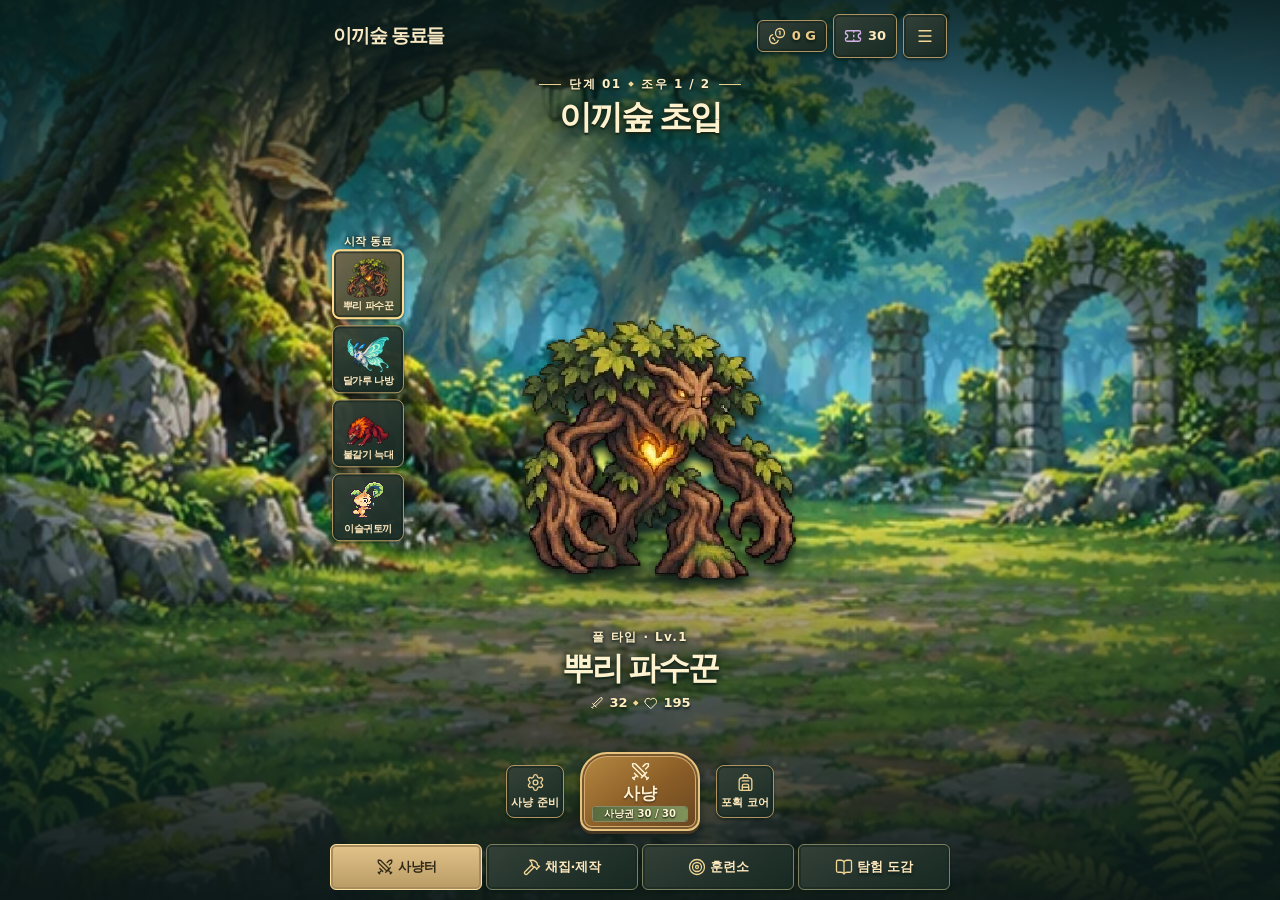
<file: index.html>
<!doctype html>
<html lang="ko">
<head>
  <meta charset="utf-8">
  <meta name="viewport" content="width=device-width,initial-scale=1,viewport-fit=cover">
  <meta name="theme-color" content="#182c24">
  <link rel="icon" href="assets/hunt/tree.webp">
  <title>이끼숲 동료들</title>
  <link rel="stylesheet" href="shell.css">
  <link rel="stylesheet" href="combat.css">
  <link rel="stylesheet" href="hunt-watch.css">
  <link rel="stylesheet" href="field-art.css">
  <link rel="stylesheet" href="training.css">
  <link rel="stylesheet" href="capture-effects.css">
</head>
<body class="ui-game" data-place="forest">
  <header class="resource-bar">
    <h1 class="sr-only">이끼숲 동료들</h1>
    <span class="currency" aria-label="보유 골드"><i data-icon="coins"></i><b id="gold"></b></span>
    <button class="wallet" data-open="huntWallet" aria-label="보유 사냥권과 충전"><i data-icon="ticket"></i><b id="ticketCount"></b></button>
    <button class="menu" data-open="settings" aria-label="사냥권·설정"><i data-icon="menu"></i></button>
  </header>
  <nav id="pageNav" aria-label="활동">
    <button data-go="forest"><i data-icon="swords"></i>사냥터</button>
    <button data-go="forest/gather"><i data-icon="hammer"></i>채집·제작</button>
    <button data-go="forest/training"><i data-icon="target"></i>훈련소</button>
    <a href="moss.html"><i data-icon="book-open"></i>탐험 도감</a>
  </nav>
  <main id="screen"></main>
  <p id="notice" role="status"></p>
  <section id="saveError" hidden role="alert">진행을 저장할 수 없습니다. <button id="reload">다시 불러오기</button><button id="recover" hidden>이전 기록 복구</button></section>
  <dialog id="scenePanel" aria-labelledby="panelTitle">
    <div class="panel-head"><h2 id="panelTitle"></h2><button id="closePanel" aria-label="닫기"><i data-icon="x"></i></button></div>
    <div id="panelContent"></div><p id="panelNotice" role="status"></p>
  </dialog>
  <script src="icons.js"></script><script src="dice-combat.js"></script><script src="hunt-trail.js"></script><script src="fieldcraft.js"></script>
  <script src="game.js"></script><script src="save-store.js"></script><script src="music.js"></script><script src="sound.js"></script>
  <script src="assets/hunt/dew-timing.js"></script><script src="helpers.js"></script><script src="combat-hud.js"></script><script src="fieldcraft-view.js"></script>
  <script src="capture-effects.js"></script><script src="hunt-effects.js"></script><script src="hunt-watch.js"></script><script src="training-view.js"></script><script src="ui.js"></script>
</body></html>
</file>
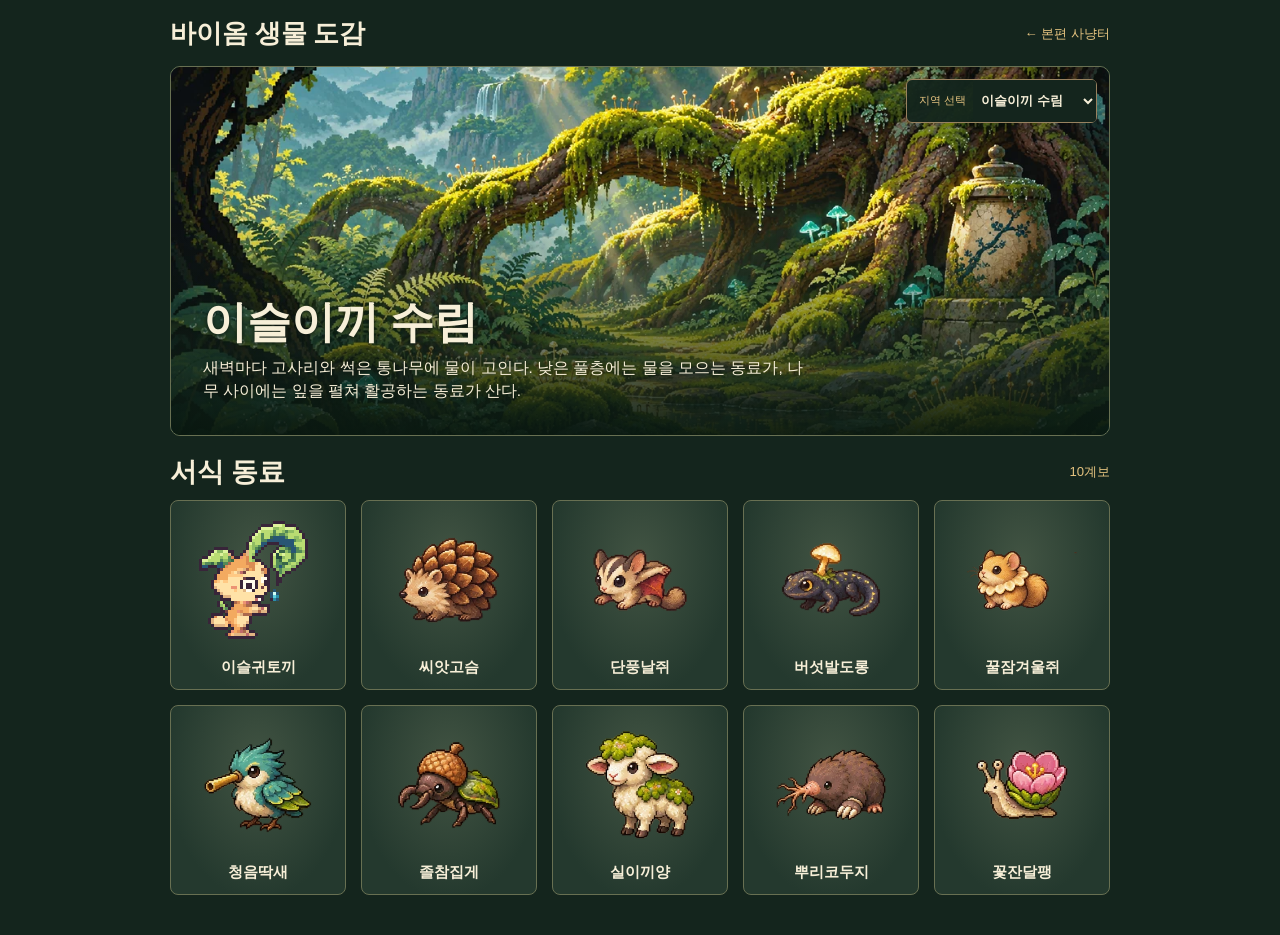
<file: biomes.html>
<!doctype html>
<html lang="ko">
<head>
  <meta charset="utf-8">
  <meta name="viewport" content="width=device-width, initial-scale=1, viewport-fit=cover">
  <meta name="theme-color" content="#15281f">
  <title>바이옴 생물 도감 · 이끼숲 동료들</title>
  <link rel="icon" href="assets/hunt/moth.webp">
  <link rel="stylesheet" href="biomes.css">
  <script defer src="biome-catalog.js"></script>
  <script defer src="biomes-view.js"></script>
</head>
<body>
  <header class="masthead">
    <h1>바이옴 생물 도감</h1>
    <a href="index.html#forest">← 본편 사냥터</a>
  </header>
  <main>
    <section class="landscape" aria-labelledby="region-name">
      <img id="region-image" alt="">
      <div class="region-nav">
        <label for="region-picker">지역 선택</label>
        <select id="region-picker"></select>
      </div>
      <div class="landscape-copy">
        <h2 id="region-name"></h2>
        <p id="region-description"></p>
      </div>
    </section>
    <section class="entries" aria-labelledby="list-title">
      <header class="section-head"><h2 id="list-title">서식 동료</h2><span id="family-count"></span></header>
      <div id="family-list"></div>
    </section>
  </main>
  <dialog id="family-detail" aria-labelledby="detail-name">
    <div class="detail-inner">
      <header class="section-head">
        <div><p id="detail-region"></p><h2 id="detail-name"></h2></div>
        <form method="dialog"><button class="close" aria-label="상세 닫기" autofocus>닫기</button></form>
      </header>
      <p id="habitat"></p><p id="trait"></p>
      <div id="evolution" role="group" aria-label="진화 단계 선택"></div>
      <section id="behavior" aria-label="행동 미리보기" hidden>
        <div class="behavior-scene">
          <div class="pose-window" id="pose-window" role="img"></div>
          <span id="move-name" hidden></span>
        </div>
        <div id="actions" role="group" aria-label="동작 선택"></div>
        <p id="form-story"></p>
      </section>
      <section class="skill-panel" aria-live="polite" aria-labelledby="skill-heading">
        <h3 id="skill-heading"></h3>
        <dl id="skills"></dl>
      </section>
    </div>
  </dialog>
</body>
</html>
</file>
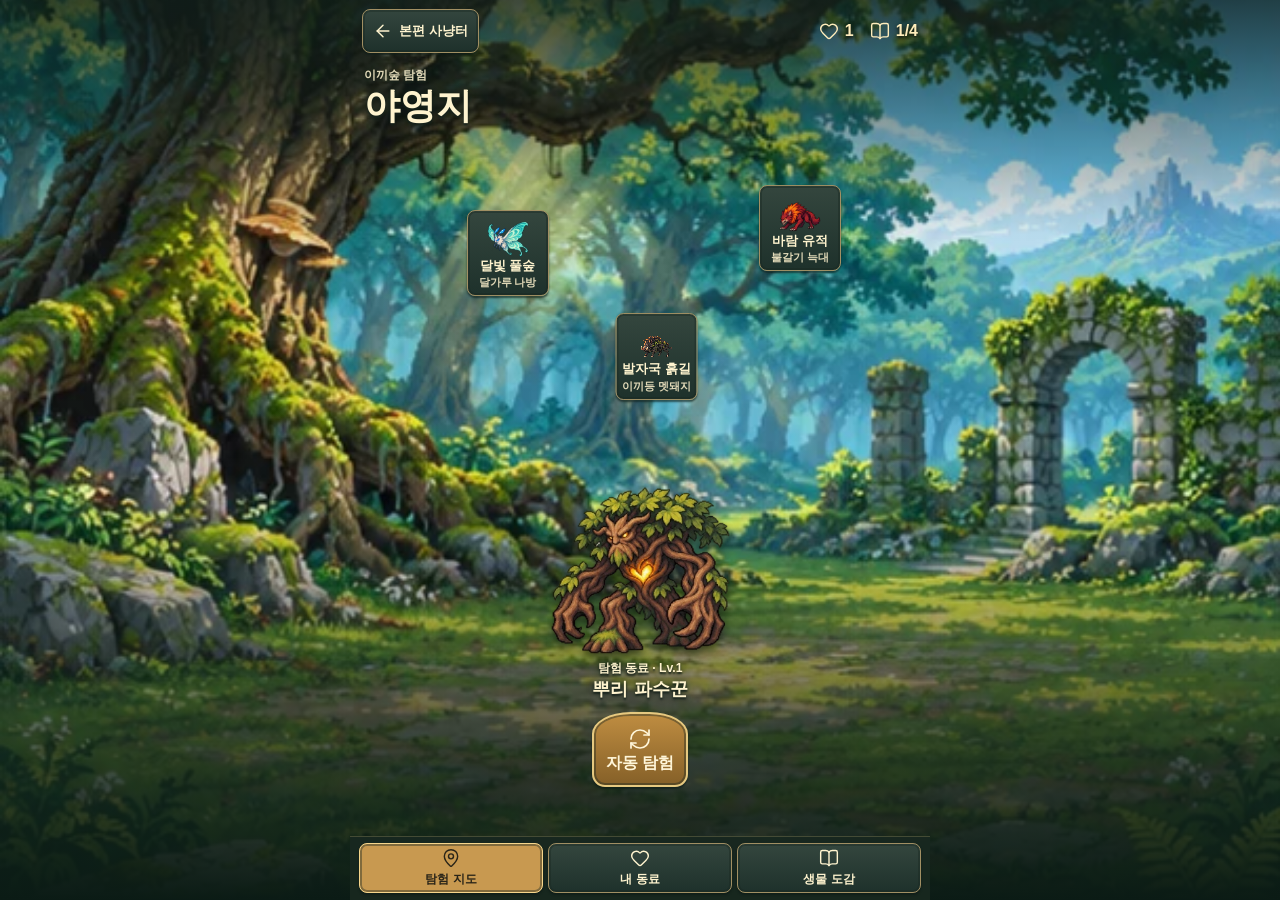
<file: moss.html>
<!doctype html>
<html lang="ko">
<head>
  <meta charset="utf-8">
  <meta name="viewport" content="width=device-width, initial-scale=1, viewport-fit=cover">
  <meta name="theme-color" content="#14231c">
  <title>이끼숲 탐험 · 동료 도감</title>
  <link rel="icon" href="assets/hunt/moth.webp">
  <link rel="stylesheet" href="capture-effects.css">
  <link rel="stylesheet" href="moss.css">
  <script defer src="icons.js"></script>
  <script defer src="helpers.js"></script>
  <script defer src="hunt-trail.js"></script>
  <script defer src="moss-game.js"></script>
  <script defer src="capture-effects.js"></script>
  <script defer src="moss-view.js"></script>
</head>
<body>
  <header class="bar">
    <a href="index.html#forest" class="return-link"><span data-icon="arrow-left"></span>본편 사냥터</a>
    <span id="collection" aria-label="탐험 기록"></span>
  </header>
  <main>
    <section id="panel" aria-label="이끼숲 탐험"></section>
    <p id="notice" role="status">탐험 기록을 불러오는 중…</p>
    <button id="retry" hidden>탐험 기록 다시 열기</button>
  </main>
  <nav aria-label="탐험 메뉴">
    <button data-tab="field" aria-pressed="true"><span data-icon="map-pin"></span>탐험 지도</button>
    <button data-tab="team" aria-pressed="false"><span data-icon="heart"></span>내 동료</button>
    <button data-tab="dex" aria-pressed="false"><span data-icon="book-open"></span>생물 도감</button>
  </nav>
  <dialog id="detail" aria-labelledby="detail-name">
    <form method="dialog"><button aria-label="상세 닫기" autofocus>닫기</button></form>
    <div id="entry"></div>
  </dialog>
</body>
</html>
</file>
<file: shell.css>
* {box-sizing:border-box}
:root {color-scheme:dark;font-family:system-ui,"Malgun Gothic",sans-serif;color:#f3edd9;background:#17291f}
body {margin:0 auto;max-width:680px;min-height:100dvh;padding:10px clamp(10px,3vw,24px) 20px;background:linear-gradient(#22392e,#172920);line-height:1.4}
header,nav {display:flex;align-items:center;gap:8px}
header {justify-content:space-between;margin-bottom:8px}
h1 {font-family:Georgia,"Malgun Gothic",serif;font-size:clamp(21px,4vw,28px);margin:0}
#gold {font-variant-numeric:tabular-nums;color:#eccb86}
nav button {flex:1}
button,select {font:inherit;color:inherit;border:1px solid #66745e;border-radius:7px;padding:7px 12px;background:#293e31;cursor:pointer}
button:hover,button:focus-visible,select:focus-visible {border-color:#e7ce86}
button:disabled {opacity:.55;cursor:default}
nav [aria-current="page"],button.primary {background:#c7b879;color:#19291e;font-weight:700}
svg {width:1.1em;height:1.1em;vertical-align:middle}
main {display:flex;flex-direction:column;margin-top:10px}
main.hunt {min-height:440px;height:clamp(440px,calc(100dvh - 174px),720px)}
.card,details {border:1px solid #52634e;border-radius:9px;background:#25392e}
h3 {margin:0;color:#efddb5;font-size:17px}
.desc,small {color:#d0d5c6}
p {margin:4px 0}
#notice {font-size:14px;color:#f3d794}
#notice:not(:empty) {margin-block:6px}
details {margin-top:10px;padding:8px 12px}
summary {cursor:pointer}
details label {display:inline-flex;align-items:center;gap:4px;padding:8px}
#saveError {color:#ffd3b6;padding:10px}
@media(max-height:570px){main.hunt{min-height:400px}}
</file>
<file: combat.css>
.combat-hud {
  display: grid; grid-template-columns: repeat(2,minmax(0,1fr)); gap: 6px;
}
.hp-meter {
  min-width: 0; padding: 5px 9px 4px; color: #fbefdb;
  background: linear-gradient(105deg,#111e24fa,#111b20e8);
  border: 1px solid #97805d; box-shadow: inset 0 0 0 2px #263137, 0 2px 3px #080b0db3;
  font: 700 13px/1.15 var(--sans); font-variant-numeric: tabular-nums;
}
.hp-name { display: flex; align-items: center; gap: 4px; min-height: 17px; }
.hp-name .item-art { width: 18px; height: 18px; }
.hp-count { text-align: right; font-size: 11px; color: #c4bbae; }
.hp-count strong { color: #fff3dc; font-size: 16px; }
.hp-count small { float: left; color: #d0c2ad; }
.hp-loss { margin-left: auto; color: #ffda91; font-size: 12px; }
.hp-track { position: relative; background: #240f14; overflow: hidden; margin: 3px 0; height: 10px; border: 1px solid #070d10; }
.hp-track i { position: absolute; inset: 0; transform-origin: left center; }
.hp-trail { background: #ffcf74; }
.hp-fill { background: linear-gradient(#ace4e0 0 20%,#55b5b4 20% 65%,#267778 65%); }
.hp-meter[data-side="enemy"] .hp-fill { background: linear-gradient(#ffac91 0 20%,#db725f 20% 65%,#a03d38 65%); }
.hp-track::after { content: ""; position: absolute; inset: 0; background: repeating-linear-gradient(90deg,transparent 0 calc(25% - 1px),#17110d6b calc(25% - 1px) 25%); }
</file>
<file: hunt-watch.css>
/* main reserves the lesson/navigation rows; this grid gives only the remaining
   height to the scene, after measuring controls, skills and reward content. */
.watch-view { display:grid;grid-template-rows:auto minmax(150px,1fr);grid-auto-rows:max-content;flex:1!important;gap:6px;min-height:0;max-height:740px;margin-block:auto; }
.watch-stage { text-align:center;color:#e7d4a5;letter-spacing:3px;padding:2px 3px;line-height:1.3;font-size:13px; }
.watch-stage b { font-size:24px; }
.trail-region,.trail-wave { display:inline-block;margin-left:8px;letter-spacing:0;vertical-align:middle; }
.trail-region { font-weight:700;color:#f5e7c5; }
.trail-wave { font-size:12px;color:#dfcfaa; }
.ui-game .watch-arena[data-region] {
  /* Matching background-position and foot coordinates keeps this spot in the
     artwork under the enemy even when cover crops the scene. */
  --ground-x:77%;
  --ground-y:67%;
  background:linear-gradient(0deg,#08171155,transparent 35%),var(--habitat) var(--ground-x) var(--ground-y) / cover no-repeat!important;
  border:1px solid #857750;border-radius:12px;
}
.watch-arena[data-region="moss"] { --habitat:url('assets/hunt/moss.webp'); }
.watch-arena[data-region="maple"] { --habitat:url('assets/hunt/maple.webp'); }
.watch-arena[data-region="gorge"] { --habitat:url('assets/hunt/gorge.webp'); }
.watch-arena[data-region="heart"] { --habitat:url('assets/hunt/heart.webp'); }
.trail-creature { display:block;width:100%;height:auto;filter:drop-shadow(0 4px 3px #102017); }
.trail-detail { color:#ffedc7;font-size:13px;line-height:1.4;text-wrap:balance; }
.trail-replay { align-self:center;max-width:100%;padding:6px 10px;border-radius:6px;background:#26372f;color:#f2dfbb; }
.watch-view:has([data-region]) { gap:6px; }
.watch-view:has([data-region]) .watch-stage { padding:2px 3px;line-height:1.3; }
.watch-view:has([data-region]) .watch-reward { flex:none;min-height:32px;gap:4px; }
.watch-arena[data-region] .watch-enemy-skill { width:48%;max-width:48%; }
.watch-arena[data-region] .watch-enemy-skill b { white-space:nowrap; }
.watch-arena[data-region] .watch-enemy-skill em { font-size:11px; }
.watch-arena[data-region] .watch-roll>span { padding:1px 5px;border-radius:4px;background:#172721dc; }
.watch-arena[data-region] .player .watch-roll { left:clamp(2px,calc(50% - 134px),12%); bottom:1%; }
.watch-arena[data-region] .enemy .watch-roll { top:auto;bottom:1%;right:50%; }
.watch-arena[data-region] .enemy .hp-meter { bottom:1%; }
.watch-arena[data-region] [data-elite] .watch-actor { filter:drop-shadow(0 0 5px #ffb84a); }
.watch-arena[data-region] [data-elite] .hp-meter { border-color:#e0b563; }
.watch-counter-status { display:inline-block;margin-left:10px;padding:3px 6px;border:1px solid #d8bc74;border-radius:5px;background:#343321ed;color:#ffe4a0;font-size:11px;letter-spacing:0;vertical-align:middle; }
.watch-counter-award { position:absolute;left:50%;top:58%;z-index:12;transform:translate(-50%,-50%);display:grid;grid-template-columns:24px auto;column-gap:7px;row-gap:3px;align-items:center;width:max-content;max-width:95%;padding:9px 13px;border:2px solid #edcc7b;border-radius:9px;background:#36321bf5;color:#ffe6a1;box-shadow:0 0 20px #e6c66b77;pointer-events:none; }
.watch-counter-award>svg { width:24px;height:24px;grid-row:span 2; }.watch-counter-award b { font-size:17px;white-space:nowrap; }.watch-counter-award small { font-size:12px;text-align:center;color:#eee2bc; }
body[data-motion="on"] .watch-counter-award { animation:watch-counter-award 1.1s ease-out both; }
@keyframes watch-counter-award { 0%{opacity:0;transform:translate(-50%,-30%) scale(.75)}18%{opacity:1;transform:translate(-50%,-50%) scale(1.08)}35%,80%{opacity:1;transform:translate(-50%,-50%) scale(1)}100%{opacity:0;transform:translate(-50%,-70%) scale(.98)} }
.ui-game .watch-arena { position:relative;display:block;height:auto;min-height:0;padding:0;isolation:isolate;container-type:size; }
.watch-fighter { display:contents; }
.ui-game .watch-fighter .hp-meter { width:100%;padding:6px;background:#1e332be8;border:1px solid #8d815a;color:#eee0bf; }
.watch-fighter .hp-name { overflow:hidden;white-space:nowrap;text-overflow:ellipsis;font-size:11px; }
.watch-fighter .hp-count { font-size:11px; }.watch-fighter .hp-count small { display:none; }
.ui-game[data-place="forest"] .watch-arena canvas { position:static;width:100%;height:auto;max-height:240px;max-width:205px;transform:none;filter:drop-shadow(0 8px 5px #15251b);image-rendering:pixelated; }
.watch-die { width:64px;height:64px;display:grid;place-items:center;padding:10px;border:2px solid #f7dfad;border-radius:12px;background:#e7d9b8;color:#244638;box-shadow:0 5px #827354,0 10px 12px #0006; }
.enemy .watch-die { background:#c8aaa0;border-color:#e9c5b0;color:#652f2b; }
.watch-roll .watch-die svg { width:40px;height:40px;stroke-width:2.6; }
.watch-die[data-action="block"] { background:#bedbd1;color:#174f51; }
.watch-die[data-action="heavyStrike"] { background:#f1c16b;color:#6c3518; }
.watch-roll { display:grid;justify-items:center;gap:13px; }
.watch-roll>span { display:flex;align-items:center;gap:5px;color:#eee0c1;font-size:13px; }.watch-roll svg { width:18px;height:18px; }
body[data-motion="on"] .watch-roll.rolling .watch-die { animation:watch-roll .3s linear infinite; }
@keyframes watch-roll { 0%{transform:perspective(300px) translateY(0) rotate(-30deg) rotateY(0)}50%{transform:perspective(300px) translateY(-26px) rotate(140deg) rotateY(55deg)}100%{transform:perspective(300px) translateY(0) rotate(330deg) rotateY(0)} }
.watch-reward { min-height:32px;display:grid;align-content:center;justify-items:center;gap:4px;color:#eaddb6;text-align:center; }
.watch-reward strong { display:flex;align-items:center;gap:8px;font-size:25px;color:#f8d58b; }.watch-reward svg { width:26px;height:26px; }
.ui-game .watch-start { margin-bottom:8px;display:flex;flex-direction:column;justify-content:center;gap:6px;padding:8px 12px;min-height:76px!important; }
.watch-start-label { display:flex;align-items:center;justify-content:center;gap:8px; }
.watch-ticket-bar { display:block;position:relative;width:100%;max-width:290px;min-height:19px;border:1px solid #e8d7a188;border-radius:5px;overflow:hidden;background:#152e25;color:#fff6d4;font-size:11px;line-height:17px;font-weight:700;text-shadow:0 1px 2px #000; }
.watch-ticket-fill { position:absolute;inset:0 auto 0 0;background:linear-gradient(90deg,#8c7336,#b89950);pointer-events:none; }
.watch-ticket-text { position:relative;display:block;padding:0 5px;white-space:nowrap; }
.watch-ticket-bar[data-empty="true"] { border-color:#e6bd80;color:#ffe1af; }
.watch-motion-hint { display:flex;align-items:center;justify-content:space-between;gap:8px;color:#e9d6a5;font-size:12px;padding:0 4px; }.watch-motion-hint button{min-height:44px;}
.watch-loot { display:flex;gap:12px;justify-content:center; }.watch-loot span { display:flex;align-items:center;gap:3px;font-size:13px; }.watch-loot svg { width:18px;height:18px; }
.watch-loot:has(.watch-counter-reward) { flex-wrap:wrap;gap:5px 10px; }.watch-loot .watch-counter-reward { padding:3px 8px;border:1px solid #ccb875;border-radius:5px;color:#ffe4a0;background:#343321ed;font-size:12px; }
.watch-actor { position:absolute;isolation:isolate;transform-origin:50% 75%;z-index:2; }
.player .watch-actor { left:2%;bottom:19%;width:49%;max-width:190px; }
.enemy .watch-actor { right:3%;top:13%;width:40%;max-width:154px; }
.watch-actor::before { content:'';position:absolute;left:3%;right:3%;bottom:0;height:18%;border-radius:50%;background:#112c1b99;box-shadow:0 0 0 2px #b2bf7655,inset 0 0 12px #b2bf7633;z-index:-1; }
.watch-arena[data-region] .enemy .watch-actor {
  /* Feet in the animated sheets sit about 6% above the frame bottom. */
  --foot-inset:6%;
  left:var(--ground-x); right:auto; top:var(--ground-y);
  translate:-50% calc(-100% + var(--foot-inset) - var(--hover-height, 0px));
  max-width:min(154px,calc(67cqh - 46px - var(--hover-height, 0px)));
}
.watch-arena[data-region] .enemy .airborne { --hover-height:clamp(8px,5cqh,24px); }
.watch-arena[data-region] .enemy .watch-actor:has(.trail-creature) { --foot-inset:2%; }
.watch-arena[data-region] .enemy .watch-actor::before {
  left:15%; right:15%; bottom:calc(var(--foot-inset) - var(--hover-height, 0px)); height:10%; translate:0 50%;
  background:radial-gradient(ellipse,#13201399,transparent 72%); box-shadow:none;
}
.watch-actor[data-attacking="true"] { z-index:6; }
.ui-game .watch-fighter .hp-meter { position:absolute;width:48%;z-index:3; }
.player .hp-meter { left:0;top:3%; }.enemy .hp-meter { right:0;bottom:6%; }
.watch-roll { position:absolute;z-index:5;gap:8px; }
.player .watch-roll { left:12%;bottom:0; }.enemy .watch-roll { right:12%;top:45%; }
.watch-roll.waiting { opacity:.35; }.watch-roll.waiting .watch-die svg { visibility:hidden; }
.watch-roll.rolling { z-index:7;filter:drop-shadow(0 0 10px #ffe49d); }
.watch-roll.chosen .watch-die { border-color:#fff5cd; }
.watch-arena:is([data-phase="player-roll"],[data-phase="player-windup"]) .player .hp-meter,
.watch-arena:is([data-phase="enemy-roll"],[data-phase="enemy-windup"]) .enemy .hp-meter { border-color:#ffdf8e;box-shadow:0 0 12px #ffe49d77; }
.watch-actor[data-defeated="true"] { opacity:0; }
.watch-actor canvas { display:block; }
.watch-ward { position:absolute;inset:10% 8%;display:grid;place-items:center;border:3px solid #a7efd5;border-radius:50%;background:#4bcfa32b;box-shadow:0 0 22px #6ddfc9,inset 0 0 22px #6ddfc9;opacity:0;pointer-events:none; }
.watch-ward svg { width:56px;height:56px;color:#e6fff4;filter:drop-shadow(0 0 5px #4ad7ba); }
.hunt-burst { position:absolute;inset:0;z-index:4;pointer-events:none;color:#fff3be; }
.hunt-cut { position:absolute;left:0;top:44%;width:100%;height:8px;background:#f5fff5;box-shadow:0 0 12px #b6ffdb,0 8px #66d7aa;border-radius:50%;transform:rotate(-42deg);animation:hunt-cut .34s ease-out both; }
.heavy .hunt-cut { height:14px;box-shadow:0 0 20px #ffdf7d,0 12px #ffb13a; }
.heavy .hunt-cut::after { content:'';position:absolute;inset:-6px 0;background:#fff7cf;border-radius:50%;transform:rotate(85deg);opacity:.8; }
.counter .hunt-cut { background:#c1ffec;box-shadow:0 0 20px #68efbf,0 10px #36a684;transform:rotate(42deg); }
.watch-skills { display:grid;grid-template-columns:repeat(2,minmax(0,1fr));gap:8px;width:100%; }
.watch-skill { display:grid;gap:5px;padding:8px 10px;border:1px solid #849a8a;border-radius:8px;background:#172b26f5;color:#e2eadd;text-align:left; }
.watch-skill-heading { display:flex;align-items:center;gap:6px; }.watch-skill-heading svg { width:22px;height:22px;flex:none; }.watch-skill-heading b { font-size:16px;white-space:nowrap; }
.watch-skill em,.watch-enemy-skill em { margin-left:auto;font-style:normal;font-size:13px;font-weight:800;white-space:nowrap; }
.watch-skill-condition { color:#bfcebf;font-size:12px;line-height:1.2; }
.watch-skill-clock { display:flex;gap:4px; }.watch-skill-clock i { flex:1;height:4px;border-radius:2px;background:#061b16;box-shadow:inset 0 0 0 1px #87927f55; }.watch-skill-clock .filled { background:#a9c0ab; }
.watch-skill[data-state="cooldown"] em { color:#c8dfef; }.watch-skill[data-state="condition"] em { color:#c3c6b3; }.watch-skill[data-state="locked"] { opacity:.7; }
.watch-skill[data-ready="true"] { color:#fff2b4;border:2px solid #e7c16a;padding:7px 9px;background:#363822f5;box-shadow:0 0 12px #eac66b66; }.watch-skill[data-ready="true"] .watch-skill-condition { color:#f5e9bc; }.watch-skill[data-ready="true"] .filled { background:#f0cb72; }
.watch-skill-flare { position:absolute;left:50%;top:40%;transform:translate(-50%,-50%);display:flex;align-items:center;gap:8px;z-index:10;padding:8px 18px;color:#fff0c6;border:1px solid #e7bd6a;border-radius:8px;background:#372810ef;pointer-events:none;animation:skill-flare .65s ease-out both; }
.watch-skill-flare.counter { color:#c5ffec;border-color:#68efbf;background:#10382def; }.watch-skill-flare svg { width:27px;height:27px; }
.watch-skill-flare.enemy { top:27%;color:#ffe1c5;border-color:#ef9768;background:#48271bef; }
.watch-enemy-skill { position:absolute;right:2%;top:3%;z-index:6;display:grid;gap:4px;width:148px;max-width:46%;background:#35221cf5;border:1px solid #b4866a;border-radius:7px;padding:5px 8px;color:#f1d8c5;font-size:14px; }.watch-enemy-skill>span:first-child { display:flex;align-items:center;gap:5px; }.watch-enemy-skill svg { width:18px;height:18px;flex:none; }.watch-enemy-skill[data-ready="true"] { color:#ffe6ac;border-color:#ffb66f;background:#503322f5;box-shadow:0 0 12px #ff9b6177; }.watch-enemy-skill .filled { background:#edb781; }
.charge .hunt-cut { left:10%;top:10%;width:80%;height:80%;background:transparent;border:8px solid #ffd5a4;border-radius:50%;box-shadow:0 0 18px #ff8f58,inset 0 0 12px #ff8f58; }
@keyframes skill-flare { 0%{opacity:0;transform:translate(-50%,-50%) scale(.65)}20%,70%{opacity:1;transform:translate(-50%,-50%) scale(1)}100%{opacity:0;transform:translate(-50%,-80%) scale(1.08)} }
.guarded .hunt-cut { left:8%;top:10%;width:84%;height:72%;border:5px solid #b5ffe5;background:transparent;box-shadow:0 0 18px #8aefee,inset 0 0 12px #8aefee;border-radius:50%;transform:rotate(0); }
.watch-reaction { position:absolute;left:50%;top:-14px;z-index:12;display:grid;justify-items:center;gap:3px;width:max-content;max-width:170px;pointer-events:none;color:#d1ffeb;text-shadow:0 2px 2px #08281c;animation:watch-reaction .8s ease-out both; }
.watch-reaction b { display:flex;align-items:center;gap:4px;padding:5px 9px;border:1px solid #8beac5;border-radius:6px;background:#123b30ed;font-size:16px;line-height:1.1;white-space:nowrap;box-shadow:0 0 12px #69dfab55; }
.watch-reaction b svg { width:19px;height:19px; }.watch-reaction small { padding:2px 6px;border-radius:4px;background:#143a30e8;color:#fff0bb;font-size:11px; }
.watch-actor:has(.watch-reaction) { z-index:8; }.watch-actor:has(.watch-reaction) .hunt-burst b { top:27%; }
.watch-reaction.stopped b { color:#fff2b6;border:2px solid #e5d18c;font-size:18px;box-shadow:0 0 18px #abed9d88; }
.watch-reaction:is(.direct,.broken) { color:#ffe6d4;text-shadow:0 2px 2px #361409; }.watch-reaction:is(.direct,.broken) b { background:#52291ded;border-color:#efaa82;box-shadow:0 0 14px #ff966455; }
@keyframes watch-reaction { 0%{opacity:0;transform:translate(-50%,12px) scale(.65)}16%{opacity:1;transform:translate(-50%,-5px) scale(1.1)}32%,72%{opacity:1;transform:translate(-50%,-2px) scale(1)}100%{opacity:0;transform:translate(-50%,-22px) scale(.96)} }
.hunt-chip { position:absolute;left:50%;top:50%;width:6px;height:6px;background:#ffefb5;box-shadow:0 0 6px #fff0bc;animation:hunt-chip .48s ease-out both; }
.guarded .hunt-chip { background:#9effe6; }
.hunt-burst b { position:absolute;left:0;top:12%;width:100%;text-align:center;font-size:30px;font-weight:900;color:#fff8d8;text-shadow:2px 2px #332218,-2px -2px #332218;animation:hunt-number .7s ease-out both; }
.heavy b { color:#ffda79;font-size:36px; }.hunt-burst b svg { width:35px;height:35px; }
@keyframes hunt-cut { from{opacity:0;scale:.25}25%{opacity:1;scale:1.15}to{opacity:0;scale:1.3} }
@keyframes hunt-chip { from{transform:translate(0,0);opacity:1}to{transform:translate(var(--dx),var(--dy)) rotate(180deg);opacity:0} }
@keyframes hunt-number { from{opacity:0;transform:translateY(10px) scale(.6)}20%{opacity:1;transform:translateY(-4px) scale(1.25)}70%{opacity:1}to{opacity:0;transform:translateY(-40px) scale(1)} }
body[data-motion="on"] .watch-receipt :is(.watch-receipt-head > b, .watch-receipt-head > strong, .watch-loot) { animation:hunt-reward .55s ease-out both; }
@keyframes hunt-reward { from{transform:translateY(20px) scale(.75);opacity:0;filter:brightness(1.8)}to{transform:translateY(0) scale(1);opacity:1;filter:brightness(1)} }
.ui-game[data-place="forest"][data-page="hunt"] .watch-view .action { flex:none; }
@media(max-height:760px){.player .watch-actor{width:43%;bottom:23%}.enemy .watch-actor{width:35%;top:16%}.watch-die{width:48px;height:48px;padding:7px;gap:4px}.watch-view{gap:6px}.watch-roll>span{font-size:12px}}
@media(max-height:760px){.watch-roll .watch-die svg{width:30px;height:30px}.watch-skill{padding:5px 8px;gap:3px}.watch-skill[data-ready="true"]{padding:4px 7px}.watch-skill-heading{gap:4px}.watch-skill-heading b{font-size:14px}.watch-skill-heading svg{width:18px;height:18px}.watch-skill-condition{font-size:11px}.watch-skill-clock i{height:3px}}
/* Compact only when the allocated scene is short (for example, lessons plus
   rewards and the motion control). Tall scenes keep their existing framing. */
@container (max-height:250px) {
  .player .watch-actor { width:min(43%,50cqh); }
  .enemy .watch-actor { width:min(35%,52cqh); }
  .watch-roll { display:flex;gap:4px;align-items:center; }
  .watch-die { width:40px;height:40px;padding:6px; }
  .watch-roll .watch-die svg { width:26px;height:26px; }
  .watch-roll>span { font-size:11px; }
  .watch-arena:not([data-region]) .enemy .watch-roll { top:calc(3% + 48px);right:2%;bottom:auto; }
  .ui-game .watch-fighter .hp-meter { padding:4px; }
  .watch-fighter .hp-count strong { font-size:14px; }
  .watch-arena[data-region] .watch-roll { display:grid; gap:1px; }
  .watch-arena[data-region] .watch-fighter .hp-meter { padding:2px 4px; line-height:1; }
  .watch-arena[data-region] .hp-name svg { width:14px; height:14px; }
  .watch-arena[data-region] .hp-track { height:6px; margin:1px 0; }
}

.watch-plan { display:flex; flex-wrap:wrap; justify-content:center; align-items:center; gap:4px 8px; }
.watch-plan select { max-width:100%; min-width:0; min-height:44px; padding:4px 18px 4px 6px; border:1px solid #827851; border-radius:7px;
  appearance:none; -webkit-appearance:none; color-scheme:dark; color:#f4e8c7; background-color:#20362e;
  background-image:linear-gradient(45deg,transparent 50%,#d9caa7 50%),linear-gradient(135deg,#d9caa7 50%,transparent 50%);
  background-size:4px 4px; background-position:calc(100% - 10px) center,calc(100% - 6px) center; background-repeat:no-repeat; }
.watch-plan > small { flex-basis:100%; color:#d5dbc8; text-align:center; font-size:12px; }
.watch-view .lining-link { min-height:44px; }

.watch-view { grid-template-columns:minmax(0,1fr); }
.watch-receipt { display:grid; gap:3px; width:100%; min-width:0; }
.watch-receipt-head { display:flex; align-items:center; justify-content:center; gap:7px; }
.watch-receipt-head > b { font-size:13px; }
.watch-receipt-head > strong { font-size:20px; white-space:nowrap; }
.watch-receipt .watch-loot { flex-wrap:wrap; gap:3px 8px; }
.watch-receipt .lining-link { display:grid; place-items:center; gap:1px; width:auto; min-width:52px; padding:2px 5px; font-size:12px; }
.watch-receipt .lining-link svg { width:17px; height:17px; }
.watch-motion-hint button { display:grid; align-content:center; gap:1px; padding:2px 8px; }
.watch-motion-hint button small { font-size:10px; color:#d5dbc8; }
.watch-plan .watch-motion-hint { padding:0; }

.watch-plan:has(.trail-replay):has(.watch-motion-hint) {
  display:grid; grid-template-columns:minmax(0,126px) minmax(0,134px) 72px; gap:3px;
}
.watch-plan > small { grid-column:1/-1; }
.partner-pick { display:inline-flex; align-items:center; gap:5px; color:#c6e6cc; font-weight:bold; font-size:12px; }
.watch-plan:has(.trail-replay):has(.watch-motion-hint) .partner-pick { grid-column:1/-1; justify-self:center; }
.watch-arena .player .trail-creature { transform:scaleX(-1); }
.ui-game[data-place="forest"] .watch-arena .player canvas:not([data-sprite^="blade"],.dew-creature) { transform:scaleX(-1); }
.watch-plan .watch-motion-hint button { min-width:44px; }

.field-workshop { display:grid; gap:10px; padding-bottom:8px; }
.field-workshop .card { display:grid; gap:8px; padding:12px; }
.net-grades { display:grid; grid-template-columns:repeat(3,minmax(0,1fr)); gap:5px; }
.net-grades .action { display:grid; place-content:center; width:100%; padding:6px 2px; min-width:0; gap:2px; }
.net-grades .action b { font-size:14px; }
.net-grades .action span,.net-grades small,.net-row small { display:block; font-size:12px; line-height:1.35; }
.net-row,.net-setting { display:flex; align-items:center; justify-content:space-between; gap:8px; }
.net-row { padding:6px 0; border-bottom:1px solid #88734e66; }
.net-row .action,.net-links button { min-height:44px; flex:none; }
.net-row small { margin:2px 0; color:#d1c8b0; }
.net-setting select { min-height:44px; padding:5px; max-width:62%; background:#22362e; color:#ffedc7; border:1px solid #897954; border-radius:7px; }
.net-choice { display:grid; padding:9px; gap:7px; text-align:center; border:1px solid #ab935c; border-radius:10px; background:#26372d; }
.net-links { display:flex; justify-content:center; gap:8px; }
.capture-ready .enemy .watch-actor[data-defeated="true"] { opacity:.8!important; }
body[data-page="gather"] #screen { overflow-y:auto; }
</file>
<file: field-art.css>
:root {
  --sans: "Malgun Gothic", "Apple SD Gothic Neo", system-ui, sans-serif;
  --display: "Batang", "AppleMyungjo", Georgia, serif;
  --gold: #f4d696;
  --metal: #ae9462;
  --pine: #182c29;
  --ink: #0a1716;
  --scene: url("assets/hunt/moss.webp");
  font-family: var(--sans);
  background: var(--ink);
}
body.ui-game {
  position: relative; isolation: isolate; display: grid; grid-template-rows: auto minmax(0,1fr) auto;
  width: 100%; max-width: none; height: 100dvh; min-height: 480px; margin: 0;
  padding: max(8px,env(safe-area-inset-top)) max(8px,env(safe-area-inset-right)) max(6px,env(safe-area-inset-bottom)) max(8px,env(safe-area-inset-left));
  color: #fff1d2; background: #24382c; text-shadow: 0 2px 3px #0a1715;
}
body.ui-game::before {
  content: ""; position: absolute; inset: 0; z-index: -2; pointer-events: none;
  background: linear-gradient(180deg,#071b1be6 0%,#071e1e88 16%,transparent 37%,transparent 53%,#0b1c1a80 75%,#0c1818f5 100%),
    var(--scene) center 65% / cover no-repeat;
}
body.ui-game::after {
  content: ""; position: absolute; inset: 0; z-index: -1; pointer-events: none;
  background: linear-gradient(90deg,#07161344,transparent 24% 76%,#07161344);
}
.resource-bar, #screen, #pageNav { width: min(100%,620px); margin: 0 auto; }
.resource-bar { justify-content: flex-end; gap: 6px; min-height: 44px; padding: 0 3px; }
.resource-bar h1 { flex: 1; font: 700 clamp(14px,3.8vw,20px)/1.15 var(--display); color: #f8e9c5; letter-spacing: -.055em; }
.currency, .resource-bar button, .side-action, #pageNav :is(button,a), .rail-item, .starter-pick button {
  border: 1px solid var(--metal); color: #ffe9bd; background: linear-gradient(150deg,#354239ed,#162922f5);
  box-shadow: inset 0 0 0 2px #1826209c, 0 2px 3px #09171290;
}
.currency, .resource-bar button { display: inline-flex; align-items: center; justify-content: center; gap: 6px; padding: 0 10px; border-radius: 6px; font-size: 13px; }
.currency { min-height: 32px; font-variant-numeric: tabular-nums; }
.resource-bar button { min-width: 44px; height: 44px; }
[data-icon] { display: inline-flex; align-items: center; justify-content: center; color: var(--gold); }
[data-icon] svg { width: 18px; height: 18px; }
.wallet [data-icon] { color: #d8b4ec; }
.ui-game :is(button,a,select):focus-visible { outline: 3px solid #fff0af; outline-offset: 2px; }
#pageNav { grid-row: 3; display: grid; grid-template-columns: repeat(3,1fr); gap: 4px; padding-top: 5px; }
#pageNav :is(button,a) {
  display: flex; align-items: center; justify-content: center; gap: 7px; min-height: 46px;
  border-color: #7c8060; border-radius: 6px; font: 700 13px/1.25 var(--sans); text-decoration: none;
}
#pageNav [aria-current="page"] { color: #302815; text-shadow: none; border-color: #ffe3a0; background: linear-gradient(#e2c38a,#b89b64); box-shadow: inset 0 0 0 2px #a98c5d; }
#pageNav [aria-current="page"] i { color: inherit; }
.ui-game main#screen { grid-row: 2; display: grid; min-height: 0; height: auto; }
.ui-game .watch-view, .camp-view {
  position: relative; display: grid; grid-template: auto minmax(0,1fr) auto / minmax(0,1fr);
  min-height: 0; max-height: none; height: 100%; margin: 0; gap: 0;
}
.scene-heading { grid-row: 1; text-align: center; padding: clamp(8px,2.3vh,20px) 6px 0; pointer-events: none; }
.scene-heading small, .hero-name > small {
  display: flex; justify-content: center; align-items: center; gap: 8px;
  color: #fff0c8; letter-spacing: .12em; font: 700 12px/1.4 var(--sans); text-shadow: 0 1px 3px #071712,0 0 7px #172417;
}
.scene-heading small::before, .scene-heading small::after { content: ""; width: 22px; height: 1px; background: #e6ce8c; }
.scene-heading i, .hero-name i { display: inline-block; width: 4px; height: 4px; transform: rotate(45deg); background: #f6d796; }
.scene-heading h2, .hero-name h3, .result-message h3 {
  margin: 4px 0 0; color: #fff2cf; font: 800 clamp(23px,5vw,33px)/1.24 var(--display);
  letter-spacing: -.06em; text-shadow: 0 2px 1px #172819,0 0 10px #122519,0 2px 12px #122519;
}
.scene-heading em { display: inline-block; margin-top: 3px; font-size: 12px; color: #ffcc8d; }
.ui-game .watch-arena, .ui-game .watch-arena[data-region] {
  grid-row: 2; position: relative; width: 100%; min-height: 0; height: 100%; overflow: visible;
  border: 0; border-radius: 0; background: transparent !important;
}
.ui-game .watch-arena .watch-actor {
  inset: auto; width: min(41%,220px,44cqh); max-width: none; bottom: max(31%,124px); translate: none;
}
.ui-game .watch-arena .player .watch-actor { left: 3%; }
.ui-game .watch-arena .enemy .watch-actor {
  left: auto; right: 3%; top: auto; bottom: max(30%,124px); translate: none; max-width: none;
}
.ui-game .watch-arena .enemy .airborne { bottom: max(35%,124px); }
.ui-game .watch-arena .watch-actor::before, .ui-game .watch-arena[data-region] .watch-actor::before {
  left: 14%; right: 14%; bottom: 0; height: 10%; translate: 0 25%; background: radial-gradient(ellipse,#172919ab,transparent 72%); box-shadow: none;
}
.ui-game[data-place="forest"] .watch-arena canvas { width: 100%; height: auto; max-width: none; max-height: none; }
.ui-game .watch-arena .fighter-readout {
  position: absolute; bottom: 0; left: 1%; width: 47%; min-width: 0;
  padding: 6px 1px; z-index: 5; color: #fff3db; text-shadow: 0 1px 2px #071309,0 1px 5px #06140b;
}
.ui-game .watch-arena .enemy .fighter-readout { left: auto; right: 1%; }
.ui-game .watch-arena .hp-meter {
  position: static; width: 100%; max-width: none; padding: 0; color: inherit;
  background: transparent; border: 0; box-shadow: none; font-family: var(--sans);
}
.hp-name { font-size: 13px; line-height: 1.45; }
.player .hp-name { justify-content: flex-end; }
.player .hp-fill, .player .hp-trail { transform-origin: right; }
.enemy .hp-count { text-align: left; }
.hp-track { height: 7px; border: 1px solid #372c1f; border-radius: 2px; }
.hp-count { color: #f8e9c7; }
.hp-count strong { font-size: 14px; }
.fighter-actions { display: flex; align-items: flex-start; justify-content: flex-end; gap: 5px; min-height: 55px; padding-top: 5px; }
.enemy .fighter-actions { justify-content: flex-start; }
.ui-game .watch-arena .watch-roll, .ui-game .watch-arena .watch-enemy-skill { position: static; }
.ui-game .watch-arena .watch-roll { display: grid; gap: 2px; min-width: 34px; }
.ui-game .watch-arena .watch-roll > span { background: transparent; padding: 0; white-space: nowrap; color: #fff5d5; font-size: 10px; }
.watch-roll .watch-die { width: 32px; height: 32px; padding: 5px; border-radius: 7px; box-shadow: 0 2px #605740; }
.watch-roll .watch-die svg { width: 19px; height: 19px; }
.watch-skills { order: -1; display: grid; width: min(100%,110px); gap: 4px; grid-template-columns: minmax(0,1fr); }
.watch-skill, .watch-skill[data-ready="true"], .ui-game .watch-arena .watch-enemy-skill {
  width: auto; min-width: 0; max-width: none; padding: 0; gap: 2px; border: 0; background: transparent; box-shadow: none;
}
.ui-game .watch-arena .watch-enemy-skill { flex: 1; max-width: 110px; }
.watch-skill-heading, .watch-enemy-skill > span:first-child { gap: 2px; }
.watch-skill-heading b, .watch-skill-heading em, .watch-enemy-skill b, .watch-arena[data-region] .watch-enemy-skill em { font-size: 10px; line-height: 1.3; }
.watch-skill-heading svg, .watch-enemy-skill svg { width: 12px; height: 12px; }
.watch-skill-condition { display: none; }
.watch-skill-clock i { height: 3px; }
.watch-skill[data-state="locked"] { opacity: .85; }
.arena-message { position: absolute; top: 34%; left: 50%; translate: -50% -50%; z-index: 8; width: min(96%,400px); max-height: 54%; overflow-y: auto; text-align: center; pointer-events: none; }
.arena-message :is(button, .net-choice, .result-message) { pointer-events: auto; }
.encounter-hint { color: #fff3ce; text-shadow: 0 1px 2px #091309,0 0 5px #071b12,0 0 10px #072016; font-size: 13px; font-weight: 750; }
.result-message, .net-choice { padding: 12px; background: radial-gradient(ellipse,#10291cf0 5%,#172719cc 60%,transparent 77%); }
.result-message h3 { font-size: 27px; }
.result-message .desc { color: #fff1d6; font-size: 12px; }
.watch-receipt strong { display: flex; align-items: center; justify-content: center; gap: 6px; color: #ffe29d; font-size: 20px; }
.watch-receipt .lining-link { justify-self: center; }
.net-choice { border: 1px solid #c4a366; border-radius: 9px; background: linear-gradient(145deg,#24382bf8,#10241ff8); }
.net-choice > small { color: #eadfc3; }
.net-choice .net-grades .action { min-height: 70px; line-height: 1.1; }
.capture-ready .arena-message { top: 43%; max-height: calc(100% - 88px); }
.capture-ready .scene-controls .watch-start { visibility: hidden; }
.scene-controls { display: flex; grid-row: 3; align-items: center; justify-content: center; gap: clamp(8px,3vw,16px); padding: 6px 0 8px; }
.side-action {
  display: grid; align-content: center; justify-items: center; gap: 3px; min-width: 58px; min-height: 53px;
  padding: 4px; border-radius: 8px; font-weight: 700; font-size: 11px;
}
.side-action svg { width: 19px; height: 19px; color: #ecd194; }
.ui-game .main-action {
  display: flex; flex-direction: column; align-items: center; justify-content: center; gap: 2px;
  min-width: 120px; max-width: 46%; min-height: 78px !important; margin: 0; padding: 7px 10px;
  border: 2px solid #e6c47f; border-radius: 27px 27px 12px 12px;
  color: #fff1cf; background: linear-gradient(145deg,#b78942,#8a5d27 55%,#674520);
  text-shadow: 0 1px 2px #382613; box-shadow: inset 0 0 0 2px #7a582e,inset 0 0 0 3px #d0aa70,0 3px 0 #443622,0 5px 8px #06120b99;
}
.main-action > svg { width: 21px; height: 21px; }
.main-action b { font-size: 17px; line-height: 1.15; }
.main-action > small { color: #fff0cb; font-size: 11px; }
.watch-start .watch-ticket-bar { width: 100%; min-height: 14px; border-radius: 4px; font-size: 10px; line-height: 14px; }
.watch-ticket-fill { background: linear-gradient(90deg,#596c40,#80935b); }
.choosing .enemy, .choosing .fighter-readout { display: none; }
.ui-game .choosing .player .watch-actor {
  left: 58%; bottom: 26%; translate: -50% 0; width: min(62%,310px,51cqh);
}
.starter-pick, .side-rail {
  position: absolute; left: 2px; top: 41%; translate: 0 -50%; z-index: 7;
  border: 0; margin: 0; padding: 0; min-width: 0;
}
.starter-pick legend { font-size: 11px; font-weight: 700; text-align: center; color: #fff3d0; text-shadow: 0 1px 3px #112113,0 0 5px #132414; }
.starter-pick > div, .side-rail { display: grid; gap: 6px; }
.starter-pick button, .rail-item {
  display: grid; place-items: center; gap: 1px; width: clamp(52px,14vw,72px); min-height: 46px;
  border-radius: 8px; padding: 3px 1px 4px;
}
.starter-pick button[aria-pressed="true"], .rail-item[aria-pressed="true"] { border: 2px solid #ffda89; background: linear-gradient(145deg,#746549ef,#3b442bef); }
.starter-pick button b, .rail-item b { font-size: 10px; letter-spacing: -.055em; white-space: nowrap; }
.starter-pick button small { display: none; }
.companion-art { display: inline-block; flex: none; width: 44px; height: 44px; background: center / contain no-repeat; }
.art-tree { background-image: url("assets/hunt/tree.webp"); }
.art-moth { background-image: url("assets/hunt/moth.webp"); }
.art-wolf { background-image: url("assets/hunt/wolf.webp"); }
.art-dew1, .art-dew2, .art-dew3, .dew-creature { image-rendering: pixelated; }
.art-dew1, .art-dew2, .art-dew3 { background-size: 900% 100%; background-position: 12.5% center; }
.art-dew1 { background-image: url("assets/hunt/dew1-sheet.webp"); }
.art-dew2 { background-image: url("assets/hunt/dew2-sheet.webp"); }
.art-dew3 { background-image: url("assets/hunt/dew3-sheet.webp"); }
.art-boar,.art-golem,.art-dragon { background-size: 800% 100%; background-position: left; image-rendering: pixelated; }
.art-boar { background-image: url("assets/boar-sheet.png"); }
.art-golem { background-image: url("assets/golem-sheet.png"); }
.art-dragon { background-image: url("assets/dragon-sheet.png"); }
.hero-name, .harvest-stock {
  position: absolute; left: 50%; bottom: 5%; translate: -50% 0; width: max-content; max-width: 82%; text-align: center;
}
.hero-name h3 { margin-top: 3px; font-size: clamp(22px,6vw,32px); }
.hero-name > span { display: inline-flex; align-items: center; gap: 6px; margin-top: 5px; font-size: 13px; font-weight: 700; color: #ffefbf; }
.hero-name > span svg { width: 14px; height: 14px; }
.camp-view .side-rail { top: 42%; }
.gather-site img { width: 80%; height: 36px; object-fit: cover; border-radius: 4px; }
.camp-partner { position: absolute; left: 56%; bottom: 22%; translate: -50% 0; }
.camp-partner::before { content: ""; position: absolute; inset: auto 10% 0; height: 8%; border-radius: 50%; background: #10201a88; filter: blur(4px); }
.camp-partner .companion-art { width: min(38vw,24vh,200px); height: min(38vw,24vh,200px); filter: drop-shadow(0 5px 3px #15291f); }
.harvest-stock { bottom: max(13%,86px); display: grid; gap: 3px; font-size: 13px; font-weight: 700; }
.harvest-stock b { font: 800 23px/1.4 var(--display); }
.return-hunt { position: absolute; top: 68px; right: 0; z-index: 6; min-height: 44px; }
#notice, #saveError { position: absolute; z-index: 12; left: 50%; translate: -50% 0; bottom: 145px; width: max-content; max-width: 94%; margin: 0; border-radius: 6px; text-align: center; }
#notice { top: max(124px,16%); bottom: auto; pointer-events: none; }
#notice:not(:empty), #saveError:not([hidden]) { padding: 7px 12px; background: #14251ff5; color: #fff0cb; box-shadow: 0 2px 8px #07181166; }
#saveError:not([hidden]) { border: 1px solid #d99d6e; }
#scenePanel {
  width: min(92vw,440px); max-height: min(82dvh,640px); padding: 16px 18px;
  border: 1px solid #d0b77c; border-radius: 12px; background: linear-gradient(140deg,#293e32,#162d27);
  color: #f8ecd1; box-shadow: inset 0 0 0 3px #465441,0 18px 60px #06120ec9;
}
#scenePanel::backdrop { background: #101d18a8; }
.panel-head { display: flex; align-items: center; justify-content: space-between; gap: 8px; margin-bottom: 10px; }
.panel-head h2 { margin: 0; font: 800 23px/1.2 var(--display); }
.panel-head button { display: grid; place-items: center; width: 44px; height: 44px; }
#panelContent { display: grid; gap: 12px; }
#panelContent .card { display: grid; gap: 9px; padding: 5px 0; border: 0; background: transparent; }
#panelContent h3 { display: flex; align-items: center; gap: 7px; }
#panelContent .desc { font-size: 13px; }
#panelContent :is(button,select) { min-height: 44px; }
#panelContent label { font-size: 14px; }
.setting-line { display: flex; align-items: center; justify-content: space-between; min-height: 40px; border-bottom: 1px solid #b0a47850; }
.setting-line input { width: 20px; height: 20px; accent-color: #bdaa6e; }
#panelNotice { margin-top: 8px; font-size: 13px; color: var(--gold); }
#panelNotice:empty { margin: 0; }
.plan-summary { width: 100%; text-align: center; }
.plan-summary small { display: block; margin-block: 4px 8px; }
.net-row { justify-content: flex-start; }
.net-row button { margin-left: auto; }
.core-art { flex: none; display: inline-block; width: 44px; height: 44px; }
.net-grades .core-art { justify-self: center; }
.watch-arena[data-capture-phase] .arena-message { display: none; }
.capture-ready .net-choice { color: #fff0d2; }
@media (min-width: 700px) {
  body.ui-game { padding-top: 14px; padding-bottom: 10px; }
  .resource-bar h1 { font-size: 19px; }
  .scene-heading { padding-top: 18px; }
  .ui-game .watch-arena .player .watch-actor { left: 8%; }
  .ui-game .watch-arena .enemy .watch-actor { right: 8%; }
  .ui-game .choosing .player .watch-actor { left: 53%; }
}
@media (max-height: 650px) {
  .scene-heading { padding-top: 3px; }
  .scene-heading h2 { margin-top: 1px; font-size: 22px; }
  .starter-pick .companion-art { width: 30px; height: 30px; }
  .starter-pick > div, .side-rail { gap: 3px; }
  .scene-controls { padding-block: 3px; }
  .ui-game .main-action { min-height: 65px !important; }
  .scene-controls .side-action { min-height: 44px; }
  .hero-name { bottom: 2%; }
  .hero-name h3 { font-size: 22px; }
  .hero-name > span { margin-top: 1px; }
  #pageNav :is(button,a) { min-height: 44px; }
}
</file>
<file: training.css>
#pageNav { grid-template-columns: repeat(4,minmax(0,1fr)); }
#pageNav :is(button,a) { padding-inline: 3px; gap: 4px; white-space: nowrap; }
body:has(.training-view)::before {
  background: linear-gradient(180deg,#071b1bbe,transparent 38%,transparent 54%,#12281ff5 82%,#10211f),
    var(--scene) center calc(50% - 122px) / cover no-repeat;
}
.training-view {
  display: grid; grid-template-rows: auto minmax(0,1fr) auto auto; height: 100%; min-height: 0;
}
.training-floor { position: relative; min-height: 0; container-type: size; isolation: isolate; }
.training-floor .trainee {
  position: absolute; left: 50%; bottom: 12%; width: min(60cqw,60cqh,255px); transform: translateX(-50%);
}
.training-floor .trainee::before { display: none; }
.trainee canvas { display: block; width: 100%; height: auto; filter: drop-shadow(0 3px 3px #0a211a); }
.training-pad {
  position: absolute; left: 50%; bottom: 8%; translate: -50%; width: min(81cqw,83cqh,355px); aspect-ratio: 5/1;
  border-radius: 50%; border: 2px solid #598d85; border-bottom: 5px solid #425049;
  background: radial-gradient(ellipse,#41594ae8 30%,#376557ed 54%,#89bcb0 56%,#234c43 59%,#2b4234 70%);
  box-shadow: 0 4px 2px #152d21,0 8px 12px #0c271a85;
}
.training-desk {
  width: min(100%,425px); justify-self: center; padding: 10px 14px; border: 1px solid #ad996a;
  border-radius: 8px; color: #f5ebca; text-shadow: none; background: linear-gradient(125deg,#1f3933f7,#112a26f7);
  box-shadow: inset 0 0 0 2px #6c77533b,0 4px 12px #09201c80;
}
.trainee-info { display: flex; align-items: center; justify-content: space-between; gap: 6px; }
.trainee-info small { font-size: 12px; color: #c4dacb; }
.trainee-info h3 { color: #fff0c6; font: 800 clamp(19px,4vw,24px)/1.3 var(--display); }
.trainee-info button { display: inline-flex; align-items: center; gap: 5px; min-height: 44px; padding: 5px 9px; font-size: 12px; }
.training-odds { margin-top: 7px; border-top: 1px solid #737b5b; padding-top: 6px; }
.training-odds strong { color: #f6e2ac; font-size: .85rem; }
.training-meter { display: flex; height: 6px; margin: 5px 0; overflow: hidden; border-radius: 2px; background: #263831; }
.training-legend { display: flex; flex-wrap: wrap; justify-content: space-between; gap: 3px 7px; }
.training-legend span { display: flex; align-items: center; gap: 3px; font-size: 11px; white-space: nowrap; }
.training-legend i { width: 6px; height: 6px; border-radius: 50%; }
.chance-success { background: #6fd8b2; }
.chance-hold { background: #9ab3c2; }
.chance-drop { background: #ecc275; }
.chance-reset { background: #ef907e; }
.training-risk,.training-reason { font-size: 12px; padding-top: 5px; }
.training-risk { color: #ffb8a2; }
.training-reason { color: #f6d991; }
.training-view .scene-controls { grid-row: 4; display: grid; justify-items: center; gap: 3px; margin: 0; }
.training-view .main-action { min-width: 134px; user-select: none; -webkit-user-select: none; touch-action: none; }
.press-hint { font-size: 10px; color: #ffedc5; text-shadow: 0 1px 3px #001b11; }
.training-roster { display: grid; gap: 5px; }
.training-roster button { display: flex; align-items: center; gap: 10px; text-align: left; }
.training-roster button[aria-pressed="true"] { border-color: #e4c37f; }
.training-roster small { display: block; color: #d5deca; }
.training-roster svg { margin-left: auto; color: #ffdc8e; }
.training-result {
  position: absolute; z-index: 2; top: 6%; left: 50%; translate: -50%; display: flex; align-items: center; gap: 9px;
  width: max-content; padding: 5px 13px; border-radius: 4px; border: 1px solid currentColor;
  color: #a8f5c9; background: #14362ff2; text-shadow: none; font-size: 13px;
}
.training-result b { font-size: 16px; }
#notice[data-announcement] { clip-path: inset(50%); }
.training-result[data-outcome="hold"] { color: #c2ddea; }
.training-result[data-outcome="drop"] { color: #ffda90; }
.training-result[data-outcome="reset"] { color: #ffbaa4; background: #442b27f5; }
.training-floor[data-drill] { --pulse: #a9ffe4; }
.training-floor[data-drill="hold"] { --pulse: #dbe9ed; }
.training-floor[data-drill="drop"] { --pulse: #f6df8e; }
.training-floor[data-drill="reset"] { --pulse: #fa977c; }
[data-motion="on"] .training-floor[data-drill] .training-pad::after {
  content: ""; position: absolute; inset: 0; border: 3px solid var(--pulse); border-radius: 50%; pointer-events: none;
  animation: training-pulse .5s ease-out both;
}
[data-motion="on"] .training-floor[data-drill] .training-result { animation: training-reveal .36s ease-out both; }
[data-motion="on"] .training-floor[data-drill="reset"] canvas { animation: training-stagger .48s ease-out both; }
@keyframes training-stagger {
  20% { transform: translateX(-5px) rotate(-3deg); }
  45% { transform: translateX(4px) rotate(2deg); }
  70% { transform: translateX(-2px); }
}
@keyframes training-pulse { from { scale: .5; opacity: .95; } to { scale: 1.18; opacity: 0; } }
@keyframes training-reveal { from { opacity: 0; transform: translateY(8px); } to { opacity: 1; transform: translateY(0); } }
@media (max-width: 390px) {
  #pageNav :is(button,a) { font-size: 12px; gap: 3px; }
  #pageNav [data-icon] svg { width: 15px; }
  .training-desk { padding: 8px 10px; }
}
@media (max-height: 650px) {
  .training-view .scene-heading { padding-top: 0; }
  .training-view .main-action { min-height: 55px !important; padding-block: 3px; }
  .training-view .main-action > svg { width: 16px; height: 16px; }
  .training-view .scene-controls { gap: 1px; }
}
</file>
<file: capture-effects.css>
.core-flight {
  position: absolute; inset: 0; z-index: 10; pointer-events: none; overflow: clip;
  --glow: #83f8ec;
}
.core-flight[data-grade="reinforced"] { --glow: #ffbf74; }
.core-flight[data-grade="prism"] { --glow: #e2a5ff; }
.core-projectile, .core-lock, .core-status { position: absolute; transform: translate(-50%,-50%); }
.core-projectile {
  width: clamp(36px,8vw,58px); aspect-ratio: 1; z-index: 2;
  filter: drop-shadow(0 0 5px var(--glow)) drop-shadow(0 3px 3px #071b24);
}
.core-shell {
  display: block; width: 100%; height: 100%; background: url("assets/field/capture-cores.png") left center / 300% 100% no-repeat;
  image-rendering: pixelated;
}
[data-grade="reinforced"] .core-shell { background-position: center; }
[data-grade="prism"] .core-shell { background-position: right; }
.core-lock { width: clamp(72px,17vw,110px); aspect-ratio: 1; color: var(--glow); opacity: 0; }
.core-lock { translate: -50% -50%; transform: none; }
.core-lock i { position: absolute; inset: 0; border: 2px dashed currentColor; border-radius: 50%; filter: drop-shadow(0 0 4px currentColor); }
.core-lock i:nth-child(2) { inset: 9%; border-style: solid; }
.core-lock i:nth-child(3) { inset: 23%; border-width: 1px; }
.core-status {
  margin-top: clamp(36px,8vw,55px); padding: 3px 9px; white-space: nowrap; border-radius: 4px;
  color: #effffa; background: #18302be8; font: 700 12px/1.4 system-ui,sans-serif;
  text-shadow: 0 1px 2px #112820;
}
[data-capture-phase="caught"] .core-status, [data-capture-phase="caught"] .core-lock { color: #ffedaa; }
[data-capture-phase="escape"] .core-status { color: #ffd5b2; }
[data-capture-phase="launch"] .core-status { visibility: hidden; }
</file>
<file: biomes.css>
:root {
  color-scheme: dark;
  color: #f7efd8;
  background: #14251d;
  font: 500 16px/1.5 "Malgun Gothic", "Apple SD Gothic Neo", sans-serif;
  --brass: #e6c480;
  --muted: #cccfb8;
  --rule: #687052;
}
* { box-sizing: border-box; }
body { width: min(100%, 1000px); margin: 0 auto; padding: max(12px, env(safe-area-inset-top)) clamp(12px, 3vw, 30px) 40px; }
body:has(dialog[open]) { overflow: hidden; }
h1, h2, h3, p, dl, dd { margin: 0; }
h1, h2 { font-family: Georgia, "Batang", "AppleMyungjo", serif; }
h1 { font-size: clamp(19px, 3vw, 26px); }
h2 { line-height: 1.2; }
.masthead, .section-head { display: flex; justify-content: space-between; align-items: center; gap: 12px; }
.masthead { padding: 0 0 10px; }
button, select, a { font: inherit; touch-action: manipulation; cursor: pointer; }
button, select { color: inherit; }
:focus-visible { outline: 3px solid #ffda80; outline-offset: 3px; }
.masthead a { color: var(--brass); font-size: .82rem; text-decoration: none; padding: 12px 0 12px 10px; }
button:hover, select:hover { border-color: var(--brass); }
.landscape { position: relative; isolation: isolate; min-height: clamp(255px, 38vw, 370px); display: flex; flex-direction: column; justify-content: space-between; overflow: hidden; border: 1px solid var(--rule); border-radius: 10px; background: #223d31; }
.landscape > img { position: absolute; z-index: -2; width: 100%; height: 100%; object-fit: cover; object-position: center 53%; }
.landscape::after { content: ""; position: absolute; z-index: -1; inset: 0; background: linear-gradient(0deg, #091810f5, #102018b8 17%, transparent 58%); }
.region-nav { align-self: flex-end; margin: 12px; display: flex; align-items: center; gap: 7px; border: 1px solid #97815f; border-radius: 6px; padding-left: 12px; background: #14251df2; }
.region-nav label { font-size: .7rem; color: var(--brass); }
select { min-height: 42px; max-width: 180px; padding: 0 4px; border: 0; border-radius: 4px; background: #14251d; font-weight: 700; font-size: .8rem; }
.landscape-copy { padding: clamp(16px, 3.2vw, 32px); max-width: 76ch; text-shadow: 0 1px 5px #0b160f; }
.landscape-copy h2 { font-size: clamp(28px, 5vw, 44px); }
.landscape-copy p { margin-top: 6px; font-size: clamp(.83rem, 2vw, .97rem); text-wrap: pretty; }
.entries { margin-top: 20px; }
.section-head h2 { font-size: clamp(20px, 3vw, 27px); }
#family-count, #detail-region { color: var(--brass); font-size: .82rem; }
#family-list { margin-top: 12px; display: grid; grid-template-columns: repeat(5, minmax(0, 1fr)); gap: clamp(7px, 1.4vw, 15px); }
#family-list button, #evolution button { border: 1px solid var(--rule); border-radius: 8px; display: grid; justify-items: center; align-content: end; gap: 4px; padding: 8px 6px 11px; background: radial-gradient(ellipse at 50% 32%, #425443, #24392e 74%); }
#family-list img { width: min(100%, 142px); aspect-ratio: 1; object-fit: contain; }
#family-list strong, #evolution strong { font-size: clamp(.8rem, 2vw, .96rem); word-break: keep-all; overflow-wrap: anywhere; }
#family-list button:hover, #evolution button:hover { border-color: var(--brass); background-color: #354e3d; }
dialog { color: inherit; width: min(620px, calc(100% - 20px)); max-height: calc(100dvh - 24px); padding: 0; border: 1px solid #a08b5b; border-radius: 12px; background: #1c3026; }
dialog::backdrop { background: #07110ed6; }
.detail-inner { padding: clamp(15px, 3vw, 25px); }
.close { min-height: 44px; border: 1px solid var(--rule); border-radius: 6px; padding: 6px 14px; background: #2c4436; font-size: .83rem; }
#detail-region { margin-bottom: 3px; }
#habitat { margin-top: 15px; color: var(--brass); font-size: .83rem; }
#trait { font-size: .88rem; margin: 4px 0 15px; color: #e4e3ce; }
#evolution { display: grid; grid-template-columns: repeat(3, minmax(0, 1fr)); gap: clamp(5px, 1vw, 12px); }
#evolution button { min-width: 0; padding: 7px 3px 9px; grid-template-rows: auto 1fr minmax(2.7em, auto); align-content: stretch; align-items: center; }
#evolution button[aria-pressed=true] { border-color: #edc16e; box-shadow: inset 0 0 0 1px #edc16e; }
#evolution small { font-size: .72rem; color: var(--muted); }
#evolution img { width: 100%; aspect-ratio: 1; object-fit: contain; }
[data-family="f001"] img, .has-actions #evolution img, .has-actions .pose-window img, .has-actions .previous-form { image-rendering: pixelated; }
.skill-panel { margin-top: 16px; }
.skill-panel h3 { font-size: .98rem; margin-bottom: 7px; }
#skills > div { border-top: 1px solid #586349; padding: 7px 0; display: grid; grid-template-columns: minmax(62px, .8fr) 2.4fr; gap: 9px; }
dt { font-size: .84rem; color: var(--brass); font-weight: 700; }
dd { font-size: .83rem; color: #e4e3ce; }
@media (max-width: 650px) { #family-list { grid-template-columns: repeat(3, minmax(0, 1fr)); } }
@media (max-width: 420px) { #family-list { grid-template-columns: repeat(2, minmax(0, 1fr)); } }

.has-actions #trait { display: none; }
.has-actions #evolution { margin: 10px 0; gap: 6px; }
.has-actions #evolution button { padding: 5px 3px; grid-template-rows: auto 36px auto; gap: 1px; align-content: start; }
.has-actions #evolution img { height: 36px; }
.has-actions #evolution strong { font-size: .78rem; }
.behavior-scene {
  position: relative; display: grid; place-items: end center; overflow: hidden;
  border: 1px solid var(--rule); border-radius: 8px;
  background: linear-gradient(0deg, #101e18b0, #203c3326 60%, #203c3310), var(--preview-scene) center 66% / cover;
}
.pose-window { width: clamp(155px, 25vh, 235px); aspect-ratio: 1; overflow: hidden; }
.pose-window img { display: block; max-width: none; height: 100%; animation: dew-poses 2.2s step-end infinite; }
.pose-window[data-action=hunt] img { animation-duration: 1.05s; }
.pose-window[data-action=battle] img { animation-duration: 1.45s; }
.previous-form { position: absolute; bottom: 0; height: 100%; max-width: 100%; object-fit: contain; pointer-events: none; animation: dew-evolve-out .54s ease-out both; }
.is-changing .pose-window { animation: dew-evolve-in .54s ease-out both; }
@keyframes dew-evolve-out { 0%, 18% { opacity: 1; } 65%, 100% { opacity: 0; transform: translateY(-6px); filter: brightness(1.6); } }
@keyframes dew-evolve-in { 0%, 20% { opacity: 0; transform: scale(.92); } 78%, 100% { opacity: 1; transform: scale(1); } }
@keyframes dew-poses {
  0%, 100% { transform: translateX(0); }
  27% { transform: translateX(-33.333333%); }
  71% { transform: translateX(-66.666667%); }
}
#move-name { position: absolute; bottom: 8px; left: 8px; border: 1px solid #a38e62; background: #16281ff2; color: #ffdb8d; border-radius: 5px; font-size: .73rem; padding: 3px 8px; }
#actions { display: grid; grid-template-columns: repeat(3, 1fr); gap: 6px; margin-top: 6px; }
#actions button { min-height: 44px; border: 1px solid var(--rule); border-radius: 6px; background: #2b4336; font-size: .82rem; font-weight: 700; }
#actions button[aria-pressed=true] { background: #c89950; color: #242018; border-color: #f2d08c; }
#form-story { margin-top: 11px; color: #e8e4cd; font-size: .86rem; text-wrap: pretty; }
@media (prefers-reduced-motion: reduce) {
  .pose-window img { animation: none; transform: translateX(-33.333333%); }
  .previous-form { display: none; }
  .is-changing .pose-window { animation: none; }
}
</file>
<file: moss.css>
:root {
  color-scheme: dark;
  --ink: #fff4cf;
  --muted: #e0d8b7;
  --line: #a18f63;
  --wood: linear-gradient(#34463e, #1e312b);
  --brass: linear-gradient(#bf8d41, #856028);
  --scene: url("assets/hunt/moss.webp");
  font: 600 16px/1.4 "Malgun Gothic", "Apple SD Gothic Neo", sans-serif;
  color: var(--ink);
  background: #172b23;
}
* { box-sizing: border-box; }
body {
  position: relative; isolation: isolate; margin: 0 auto; min-height: 100vh; min-height: 100svh;
  max-width: 580px; display: flex; flex-direction: column;
  padding-top: env(safe-area-inset-top);
}
body::before {
  content: ""; position: fixed; inset: 0; z-index: -1; pointer-events: none;
  background: linear-gradient(180deg, #101e1acd, #15282012 26%, transparent 55%, #13221ac9 85%, #0b1b15 100%),
    var(--scene) center / cover no-repeat, #203c2d;
}
body[data-place=path] { --scene: url("assets/hunt/maple.webp"); }
body[data-place=ruins] { --scene: url("assets/hunt/gorge.webp"); }
body[data-tab=team], body[data-tab=dex] { --scene: url("assets/field/camp.webp"); }
body[data-tab=team]::before, body[data-tab=dex]::before {
  background-image: linear-gradient(#0e201ec9, #14291e60 35%, #101e18c9 85%), var(--scene);
}
h1, h2, p { margin: 0; }
h1, h2, strong, button { overflow-wrap: break-word; }
h1, h2 { font-family: Georgia, "Batang", "AppleMyungjo", serif; }
h1 { font-size: clamp(1.55rem, 5.7vw, 2.25rem); line-height: 1.15; }
small { font-size: .76rem; }
button, a { font: inherit; touch-action: manipulation; -webkit-tap-highlight-color: transparent; }
button, .return-link {
  color: var(--ink); background: var(--wood); border: 1px solid var(--line); border-radius: 8px;
  box-shadow: inset 0 0 0 2px #19282069, 0 2px 2px #0d1b16a3; cursor: pointer;
  min-height: 44px; font-weight: 700; text-decoration: none; text-align: center;
}
button:hover:enabled, .return-link:hover { border-color: #ffde87; }
button:active, .return-link:active { transform: translateY(1px); }
button:focus-visible, a:focus-visible { outline: 3px solid #ffde87; outline-offset: 2px; }
svg { width: 1.25rem; height: 1.25rem; flex: none; vertical-align: middle; }
.bar { display: flex; align-items: center; justify-content: space-between; padding: 9px 12px 0; gap: 8px; }
.return-link { display: inline-flex; align-items: center; gap: 6px; padding: 6px 10px; font-size: .83rem; }
#collection, #collection span { display: flex; align-items: center; gap: 6px; }
#collection { gap: 16px; color: #ffedbc; font-variant-numeric: tabular-nums; text-shadow: 0 2px 3px #131b11, 0 0 6px #182319; }
main { width: 100%; flex: 1; display: flex; flex-direction: column; padding: 14px 14px 0; text-shadow: 0 2px 2px #17221b, 0 0 6px #122018; }
#panel { flex: 1; display: flex; flex-direction: column; }
.section-head { display: flex; justify-content: space-between; gap: 8px; align-items: flex-start; }
.section-head small { display: block; margin-bottom: 2px; color: var(--muted); }
#notice { margin: 8px auto 4px; min-height: 2.8em; font-size: .81rem; text-align: center; text-wrap: pretty; }
#retry { align-self: center; margin: 10px; }
nav {
  z-index: 1; position: sticky; bottom: 0; display: grid; grid-template-columns: repeat(3, 1fr); gap: 5px;
  padding: 6px 9px max(7px, env(safe-area-inset-bottom)); background: #182820f5; border-top: 1px solid #ad9b674d;
}
nav button, .actions button, .side { display: flex; flex-direction: column; align-items: center; justify-content: center; gap: 3px; }
nav button { min-height: 50px; padding: 4px; font-size: .78rem; }
nav button[aria-pressed=true] { background: #c89950; color: #292418; border-color: #f6d68c; }
.portrait { display: inline-block; flex: none; background: center / contain no-repeat; }
.tree { background-image: url("assets/hunt/tree.webp"); }
.moth { background-image: url("assets/hunt/moth.webp"); }
.wolf { background-image: url("assets/hunt/wolf.webp"); }
.boar { background-image: url("assets/boar-sheet.png"); background-size: 800% 100%; background-position: left center; image-rendering: pixelated; }
.landscape { position: relative; flex: 1; min-height: 270px; }
.pins { position: absolute; inset: 0 0 38%; }
.pin { position: absolute; transform: translate(-50%,-45%); padding: 4px 6px 5px; display: grid; justify-items: center; min-width: 82px; }
.pin:active { transform: translate(-50%,-43%); }
.pin .portrait { width: 42px; height: 42px; }
.pin b { font-size: .84rem; white-space: nowrap; }
.pin small { font-size: .66rem; color: var(--muted); white-space: nowrap; }
.companion { position: absolute; inset: auto 0 0; display: grid; justify-items: center; pointer-events: none; }
.companion .portrait { width: clamp(85px, 23vh, 185px); aspect-ratio: 1; filter: drop-shadow(0 5px 4px #101c15a8); }
.companion small { margin-top: 3px; }
.companion strong { font-size: 1.13rem; }
.actions { display: flex; justify-content: center; gap: 8px; align-items: flex-end; padding-top: 10px; }
.actions button { padding: 6px 8px; line-height: 1.18; max-width: 35%; }
.primary { background: var(--brass); color: #fff6d9; border: 2px solid #e6c980; min-width: 96px; min-height: 75px; border-radius: 40% 40% 13px 13px / 22px 22px 13px 13px; }
.actions .core-shell { width: 30px; height: 30px; }
.actions button:disabled, .section-head button:disabled { opacity: .7; cursor: default; }
.encounter-pair .exhausted { opacity: .35; }
.primary svg { width: 24px; height: 24px; }
.side { min-height: 54px; min-width: 72px; padding: 5px 9px; font-size: .8rem; }
.actions .side { flex: 0 1 95px; }
.encounter-pair { position: relative; display: flex; justify-content: space-between; align-items: flex-end; flex: 1; min-height: 115px; padding: 0 1% 2vh; }
.encounter-pair .portrait { width: min(45%, 24vh); aspect-ratio: 1; filter: drop-shadow(0 7px 3px #14291aaa); }
.encounter-pair .moth { align-self: center; }
.match { display: grid; grid-template-columns: 1fr 1fr; gap: 16px; }
.fighter { display: grid; justify-items: end; align-content: end; font-size: .8rem; }
.fighter + .fighter { justify-items: start; }
.fighter strong { font-size: 1rem; }
.fighter meter { display: block; appearance: none; width: 100%; height: 9px; margin: 4px 0 1px; border-radius: 4px; }
.fighter meter::-webkit-meter-bar { background: #182b21; border: 1px solid #adb086; border-radius: 4px; height: 9px; }
.fighter meter::-webkit-meter-optimum-value { background: #83c86f; }
.fighter + .fighter meter::-webkit-meter-optimum-value { background: #e87d5c; }
.fighter meter::-moz-meter-bar { background: #83c86f; }
.fighter + .fighter meter::-moz-meter-bar { background: #e87d5c; }
.fighter:first-child meter { direction: rtl; }
.journal { display: grid; grid-template-columns: repeat(4, minmax(0,1fr)); align-content: start; gap: 7px; margin: 16px 0; }
.record { min-width: 0; display: grid; justify-items: center; align-content: start; padding: 6px 3px; background: linear-gradient(#273a32dc,#18291fe8); }
.record small { justify-self: end; color: #ead9a7; font-size: .68rem; }
.record .portrait { width: 64px; height: 64px; }
.record strong { font-size: .88rem; }
.record > span:last-child { color: var(--muted); font-size: .73rem; }
.unknown .portrait { filter: brightness(0) drop-shadow(0 0 1px #decc9c); opacity: .75; }
dialog { width: min(340px, 92vw); padding: 12px 18px 22px; max-height: 88svh; border: 2px solid #ab8f52; border-radius: 10px; color: #332c1e; background: #fff2cf; text-align: center; }
dialog::backdrop { background: #0e1919a6; backdrop-filter: blur(3px); }
dialog form { text-align: right; }
dialog form button { min-width: 46px; }
.specimen .portrait { width: 110px; height: 110px; }
#entry p { margin: 8px 0; }
.select-member { width: 100%; margin-top: 6px; }
@media (max-width: 480px) {
  .journal { grid-template-columns: repeat(2, minmax(0,1fr)); }
  .record .portrait { width: 74px; height: 74px; }
}
@media (max-height: 650px) {
  .pins { bottom: 30%; }
  .pin { min-width: 75px; padding: 2px 3px; }
  main { padding-top: 7px; }
  .landscape { min-height: 235px; }
  .companion .portrait { width: 74px; }
  .pin .portrait { width: 26px; height: 26px; }
  .side { min-height: 46px; }
  .primary { min-height: 57px; }
  .actions { padding-top: 5px; }
  #notice { margin: 5px auto 2px; }
}
@media (prefers-reduced-motion: no-preference) {
  .arriving .portrait { animation: appear .28s ease-out; }
  @keyframes appear { from { opacity: 0; transform: translateY(-8px); } }
}
</file>
